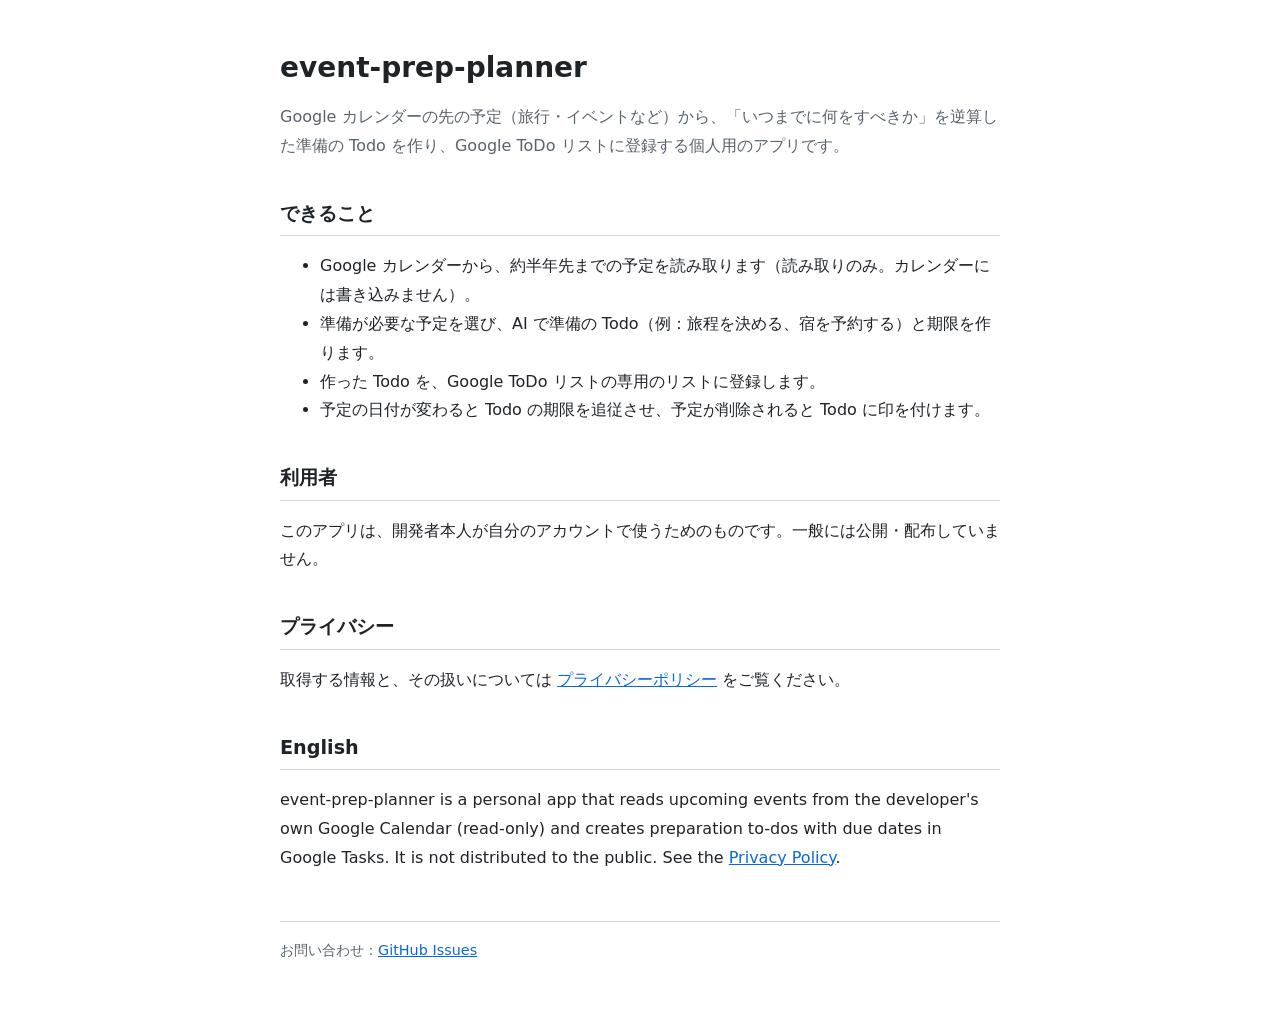
<file: index.html>
<!doctype html>
<html lang="ja">
<head>
  <meta charset="utf-8">
  <meta name="viewport" content="width=device-width, initial-scale=1">
  <title>event-prep-planner</title>
  <meta name="description" content="Google カレンダーの先の予定から、準備の Todo を期限付きで Google ToDo リストに作る個人用アプリ">
  <link rel="stylesheet" href="style.css">
</head>
<body>
  <main>
    <h1>event-prep-planner</h1>
    <p class="lead">Google カレンダーの先の予定（旅行・イベントなど）から、「いつまでに何をすべきか」を逆算した準備の Todo を作り、Google ToDo リストに登録する個人用のアプリです。</p>

    <h2>できること</h2>
    <ul>
      <li>Google カレンダーから、約半年先までの予定を読み取ります（読み取りのみ。カレンダーには書き込みません）。</li>
      <li>準備が必要な予定を選び、AI で準備の Todo（例：旅程を決める、宿を予約する）と期限を作ります。</li>
      <li>作った Todo を、Google ToDo リストの専用のリストに登録します。</li>
      <li>予定の日付が変わると Todo の期限を追従させ、予定が削除されると Todo に印を付けます。</li>
    </ul>

    <h2>利用者</h2>
    <p>このアプリは、開発者本人が自分のアカウントで使うためのものです。一般には公開・配布していません。</p>

    <h2>プライバシー</h2>
    <p>取得する情報と、その扱いについては <a href="privacy.html">プライバシーポリシー</a> をご覧ください。</p>

    <h2>English</h2>
    <p>event-prep-planner is a personal app that reads upcoming events from the developer's own Google Calendar (read-only) and creates preparation to-dos with due dates in Google Tasks. It is not distributed to the public. See the <a href="privacy.html">Privacy Policy</a>.</p>
  </main>
  <footer>
    お問い合わせ：<a href="https://github.com/RC1623/RC1623.github.io/issues">GitHub Issues</a>
  </footer>
</body>
</html>
</file>
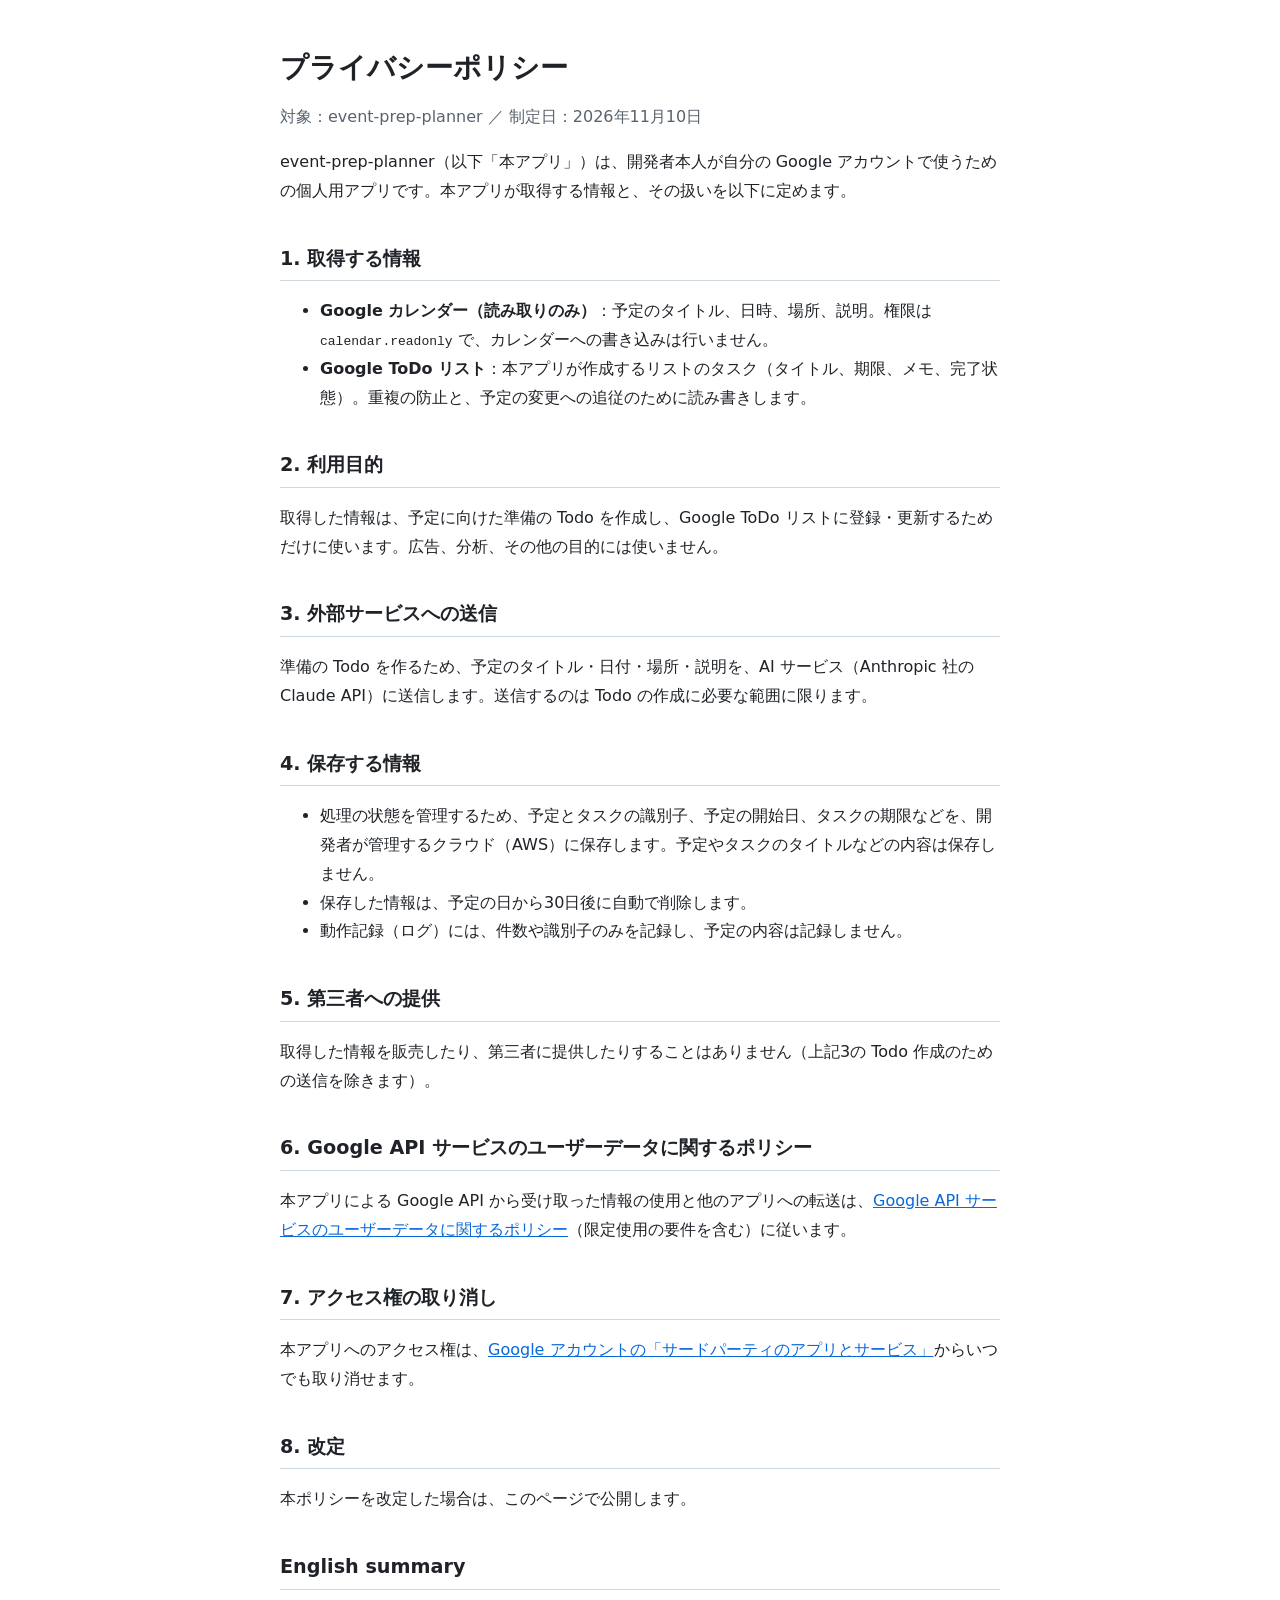
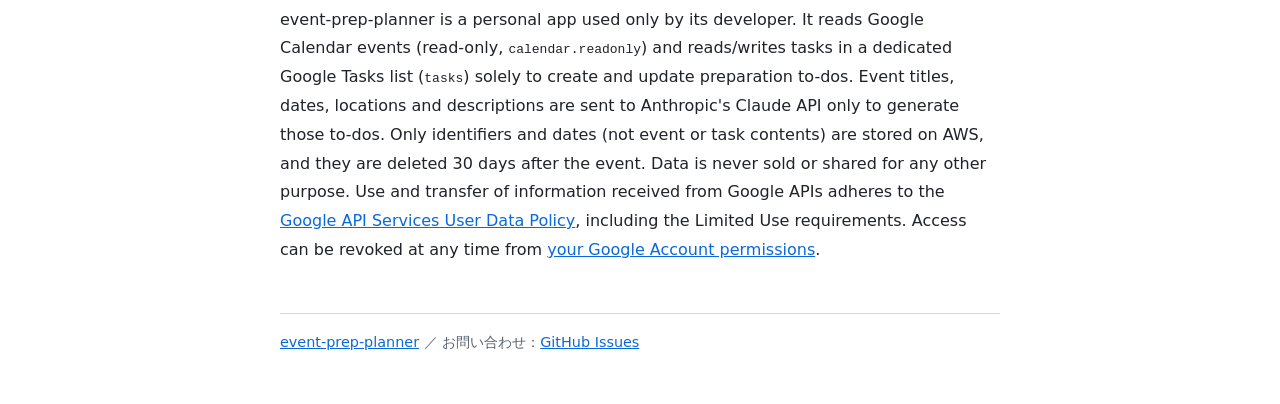
<file: privacy.html>
<!doctype html>
<html lang="ja">
<head>
  <meta charset="utf-8">
  <meta name="viewport" content="width=device-width, initial-scale=1">
  <title>プライバシーポリシー | event-prep-planner</title>
  <meta name="description" content="event-prep-planner が取得する情報と、その扱い">
  <link rel="stylesheet" href="style.css">
</head>
<body>
  <main>
    <h1>プライバシーポリシー</h1>
    <p class="meta">対象：event-prep-planner ／ 制定日：2026年11月10日</p>

    <p>event-prep-planner（以下「本アプリ」）は、開発者本人が自分の Google アカウントで使うための個人用アプリです。本アプリが取得する情報と、その扱いを以下に定めます。</p>

    <h2>1. 取得する情報</h2>
    <ul>
      <li><strong>Google カレンダー（読み取りのみ）</strong>：予定のタイトル、日時、場所、説明。権限は <code>calendar.readonly</code> で、カレンダーへの書き込みは行いません。</li>
      <li><strong>Google ToDo リスト</strong>：本アプリが作成するリストのタスク（タイトル、期限、メモ、完了状態）。重複の防止と、予定の変更への追従のために読み書きします。</li>
    </ul>

    <h2>2. 利用目的</h2>
    <p>取得した情報は、予定に向けた準備の Todo を作成し、Google ToDo リストに登録・更新するためだけに使います。広告、分析、その他の目的には使いません。</p>

    <h2>3. 外部サービスへの送信</h2>
    <p>準備の Todo を作るため、予定のタイトル・日付・場所・説明を、AI サービス（Anthropic 社の Claude API）に送信します。送信するのは Todo の作成に必要な範囲に限ります。</p>

    <h2>4. 保存する情報</h2>
    <ul>
      <li>処理の状態を管理するため、予定とタスクの識別子、予定の開始日、タスクの期限などを、開発者が管理するクラウド（AWS）に保存します。予定やタスクのタイトルなどの内容は保存しません。</li>
      <li>保存した情報は、予定の日から30日後に自動で削除します。</li>
      <li>動作記録（ログ）には、件数や識別子のみを記録し、予定の内容は記録しません。</li>
    </ul>

    <h2>5. 第三者への提供</h2>
    <p>取得した情報を販売したり、第三者に提供したりすることはありません（上記3の Todo 作成のための送信を除きます）。</p>

    <h2>6. Google API サービスのユーザーデータに関するポリシー</h2>
    <p>本アプリによる Google API から受け取った情報の使用と他のアプリへの転送は、<a href="https://developers.google.com/terms/api-services-user-data-policy">Google API サービスのユーザーデータに関するポリシー</a>（限定使用の要件を含む）に従います。</p>

    <h2>7. アクセス権の取り消し</h2>
    <p>本アプリへのアクセス権は、<a href="https://myaccount.google.com/permissions">Google アカウントの「サードパーティのアプリとサービス」</a>からいつでも取り消せます。</p>

    <h2>8. 改定</h2>
    <p>本ポリシーを改定した場合は、このページで公開します。</p>

    <h2>English summary</h2>
    <p>event-prep-planner is a personal app used only by its developer. It reads Google Calendar events (read-only, <code>calendar.readonly</code>) and reads/writes tasks in a dedicated Google Tasks list (<code>tasks</code>) solely to create and update preparation to-dos. Event titles, dates, locations and descriptions are sent to Anthropic's Claude API only to generate those to-dos. Only identifiers and dates (not event or task contents) are stored on AWS, and they are deleted 30 days after the event. Data is never sold or shared for any other purpose. Use and transfer of information received from Google APIs adheres to the <a href="https://developers.google.com/terms/api-services-user-data-policy">Google API Services User Data Policy</a>, including the Limited Use requirements. Access can be revoked at any time from <a href="https://myaccount.google.com/permissions">your Google Account permissions</a>.</p>
  </main>
  <footer>
    <a href="index.html">event-prep-planner</a> ／ お問い合わせ：<a href="https://github.com/RC1623/RC1623.github.io/issues">GitHub Issues</a>
  </footer>
</body>
</html>
</file>
<file: style.css>
:root {
  --bg: #ffffff;
  --fg: #1f2328;
  --muted: #59636e;
  --line: #d1d9e0;
  --link: #0969da;
}

@media (prefers-color-scheme: dark) {
  :root {
    --bg: #0d1117;
    --fg: #e6edf3;
    --muted: #9198a1;
    --line: #3d444d;
    --link: #4493f8;
  }
}

* {
  box-sizing: border-box;
}

body {
  margin: 0;
  padding: 0 16px;
  background: var(--bg);
  color: var(--fg);
  font-family: system-ui, -apple-system, "Hiragino Sans", "Noto Sans JP", sans-serif;
  line-height: 1.8;
}

main {
  max-width: 720px;
  margin: 48px auto;
}

h1 {
  font-size: 1.75rem;
  line-height: 1.4;
  margin-bottom: 0.25rem;
}

h2 {
  font-size: 1.2rem;
  margin-top: 2.25rem;
  padding-bottom: 0.25rem;
  border-bottom: 1px solid var(--line);
}

a {
  color: var(--link);
}

.lead,
.meta,
footer {
  color: var(--muted);
}

footer {
  max-width: 720px;
  margin: 48px auto;
  padding-top: 16px;
  border-top: 1px solid var(--line);
  font-size: 0.9rem;
}
</file>
